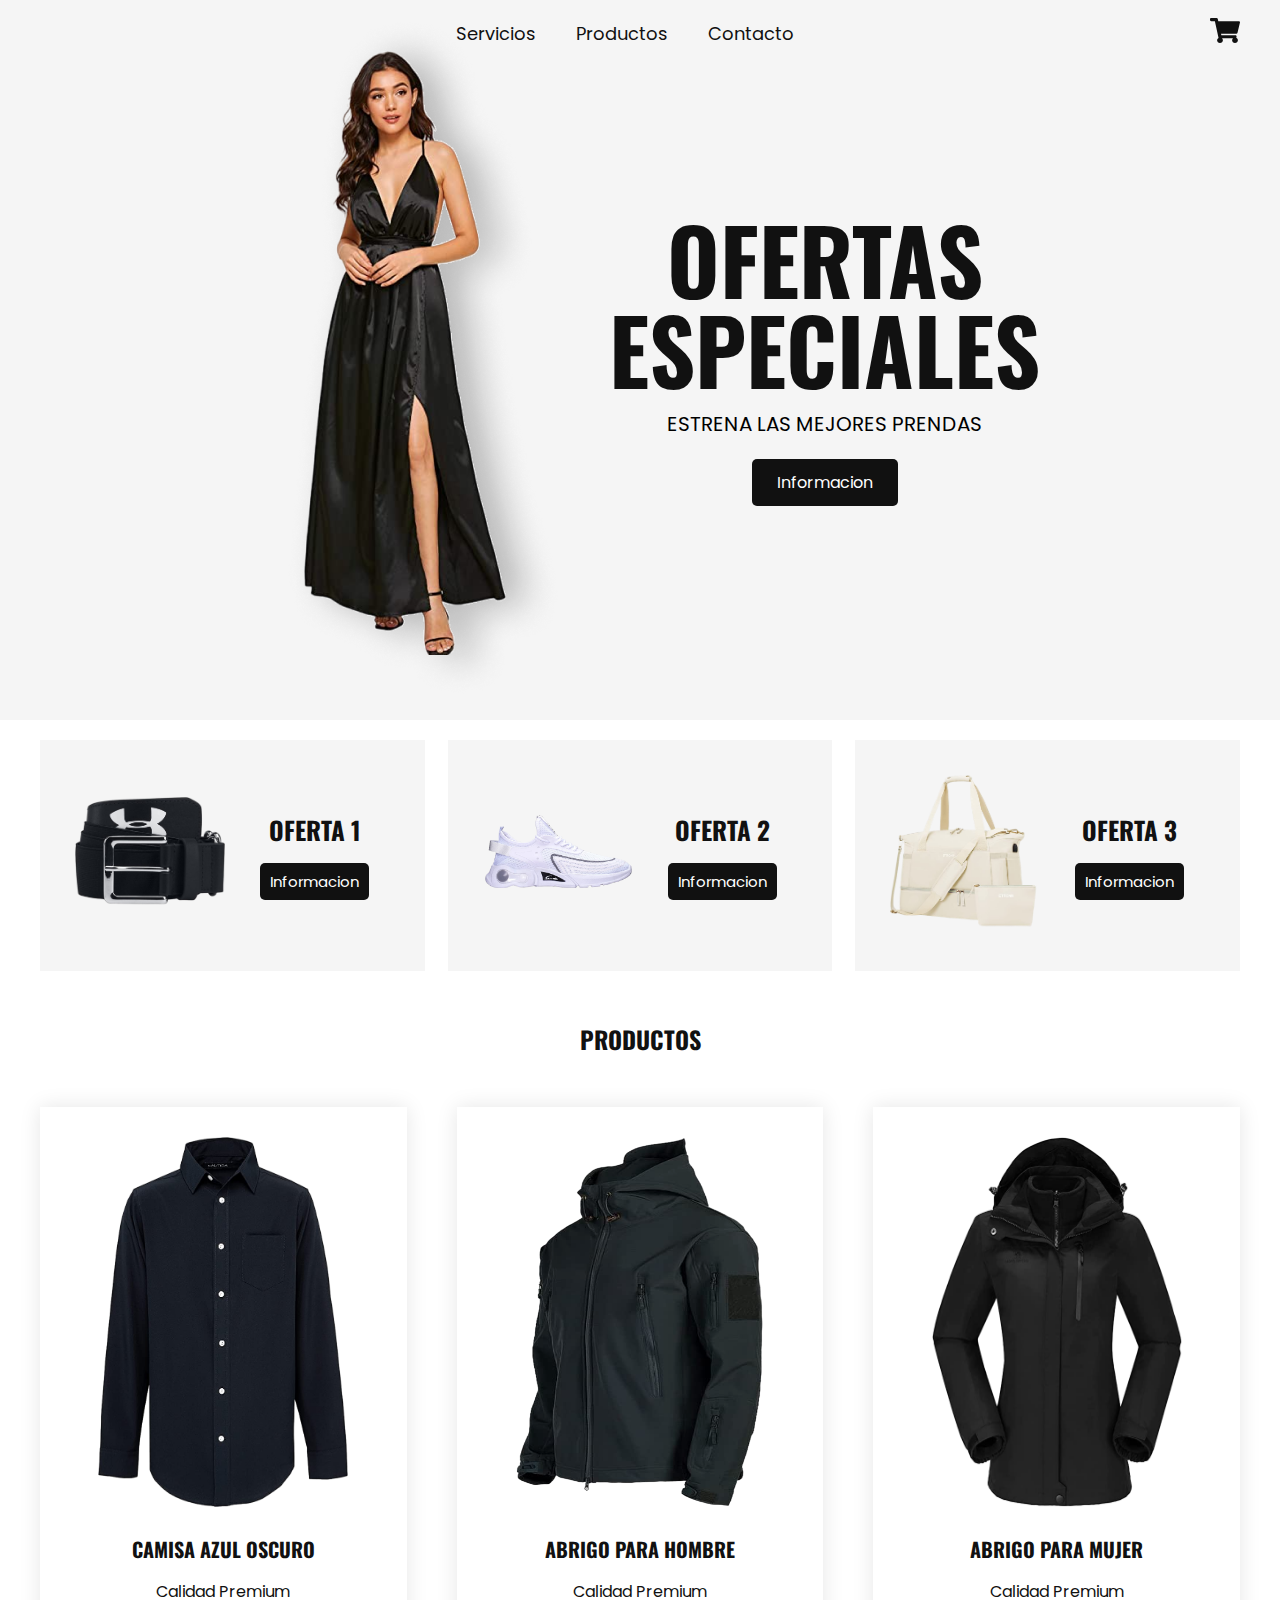
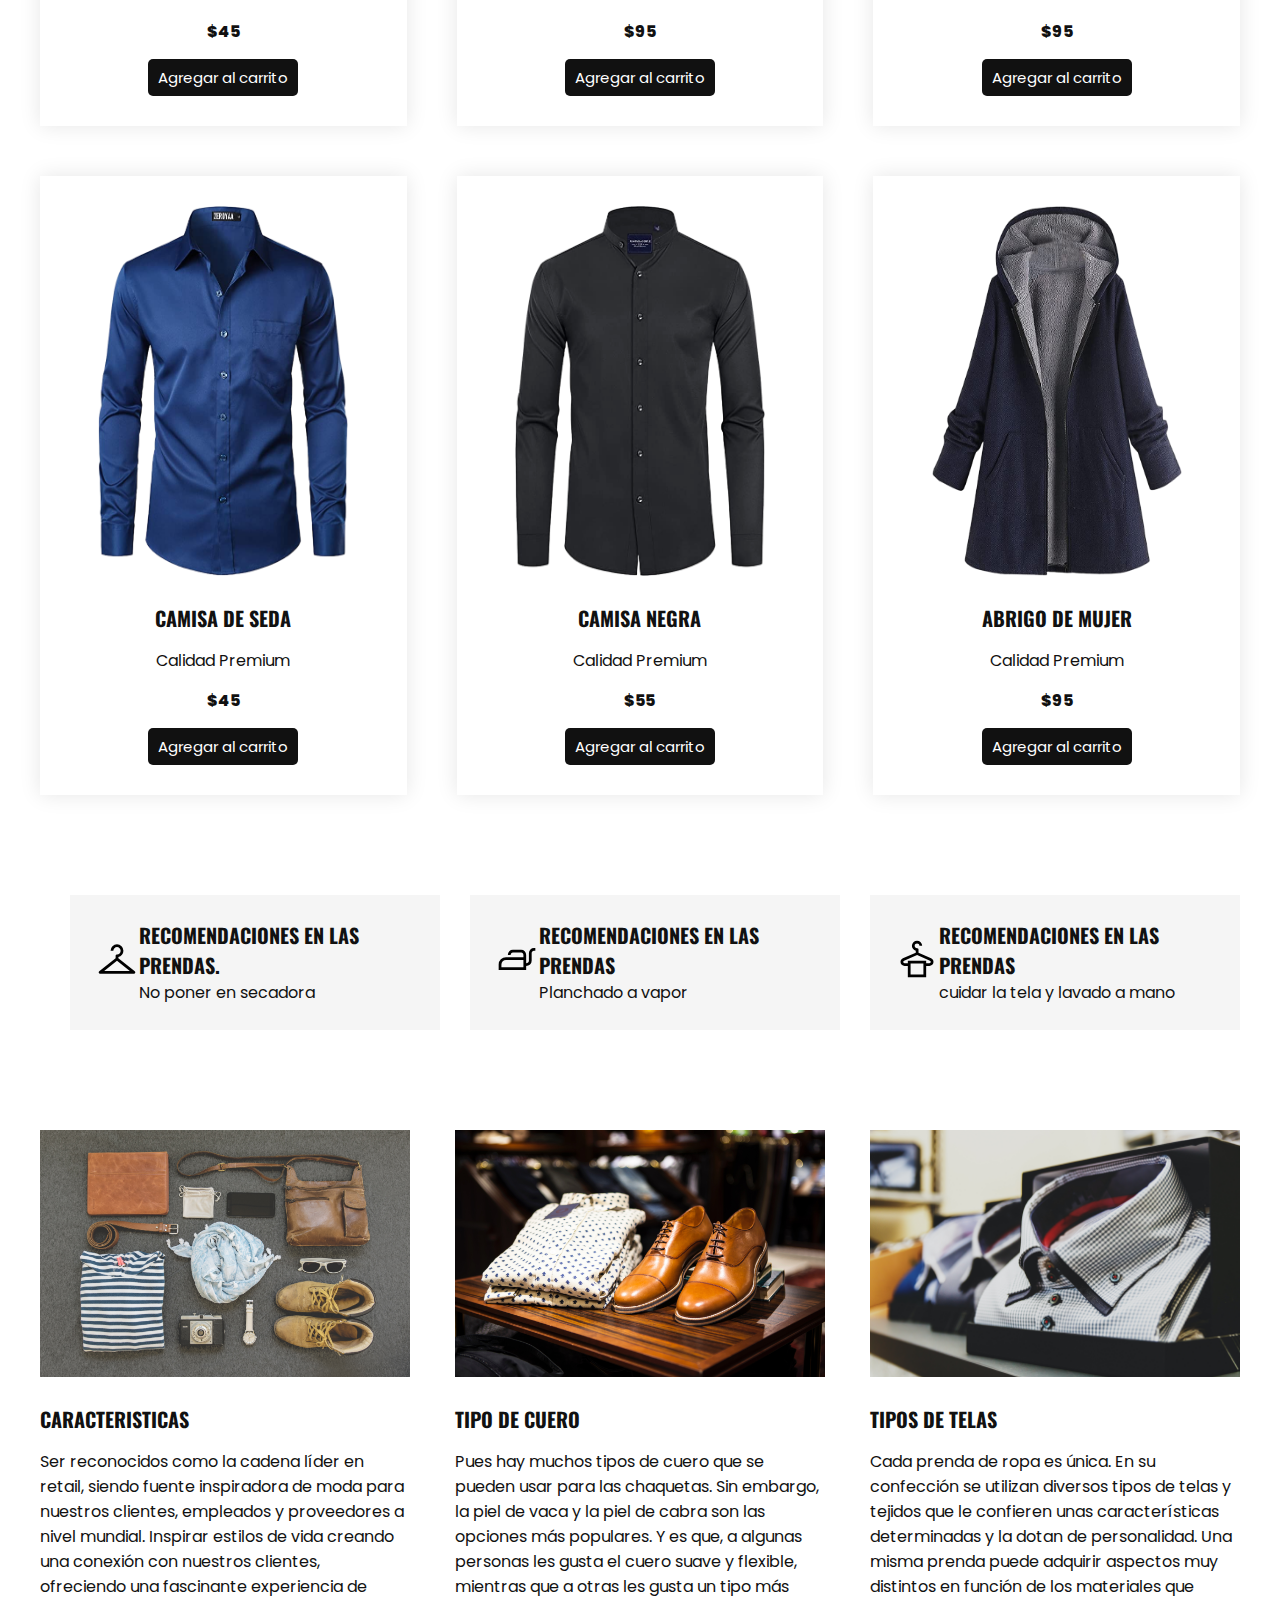
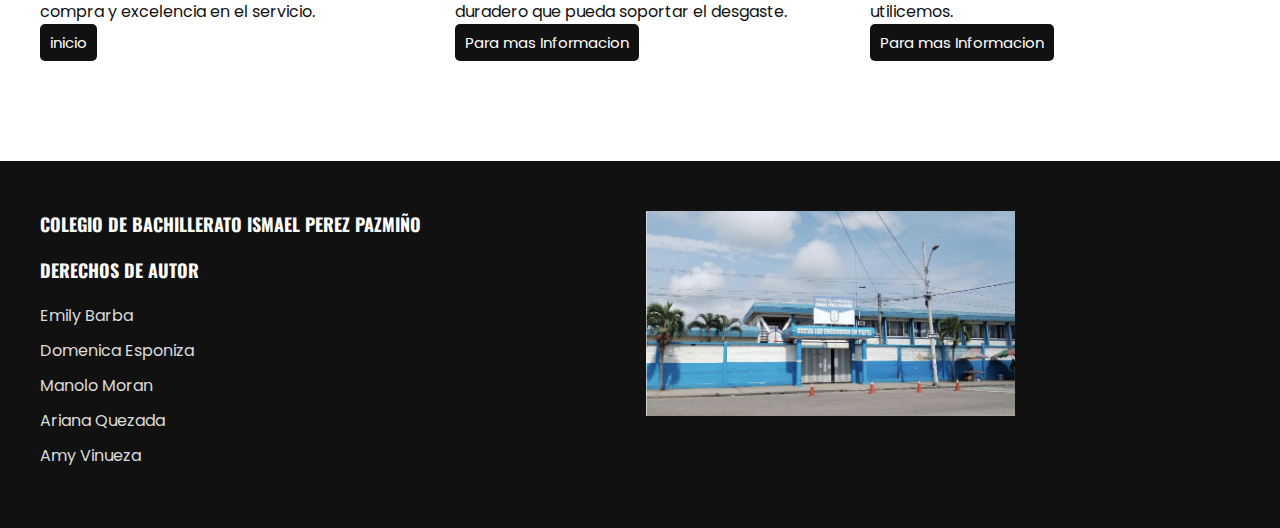
<file: index.html>
<!DOCTYPE html>
<html lang="es">
<head>
    <meta charset="UTF-8">
    <meta http-equiv="X-UA-Compatible" content="IE=edge">
    <meta name="viewport" content="width=device-width, initial-scale=1.0">
    <title>Principal</title>
    <link rel="stylesheet" href="style.css">
</head>
<body>
    <header class="header">
        <div class="menu container">
            <a href="#" class="logo"></a>
            <input type="checkbox" id="menu">
            <label for="menu">
                <img src="menu.png" class="menu-icono" alt="menu">
            </label>
            <nav class="navbar">
                <a name="inicio"></a>
                <ul>
                    <li><a href="#servi">Servicios</a></li>
                    <li><a href="prod.html">Productos</a></li>
                    <li><a href="contact.html">Contacto</a></li>
                </ul>
            </nav>
            <div>
                <ul>
                    <li class="submenu">
                        <img src="car.svg" id="img-carrito" alt="carrito">
                        <div id="carrito">
                            <table id="lista-carrito">
                                <thead>
                                    <tr>
                                        <th>Imagen</th>
                                        <th>Nombre</th>
                                        <th>Precio</th>
                                    </tr>
                                </thead>
                                <tbody></tbody>
                            </table>
                            <a href="#" id="vaciar-carrito" class="btn-2" >Vaciar carrito</a>
                        </div>
                    </li>
                </ul>
            </div>
        </div>

        <div class="header-content container">
            <div class="header-img">
                <img src="right.png" alt="">
            </div>
            <div class="header-txt">
                <h1>Ofertas especiales</h1>
                <p>Estrena las mejores prendas</p>
                <a href="prod.html" class="btn-1">Informacion</a>
            </div>

        </div>

    </header>

    <section class="ofert container">
        <div class="ofert-1">
            <div class="ofert-img">
                <img src="f1.png" alt="">
            </div>
            <div class="ofert-txt">
                <h3>Oferta 1</h3>
                <a href="ofer.html" class="btn-2">Informacion</a>
            </div>
        </div>

        <div class="ofert-1">
            <div class="ofert-img">
                <img src="f2.png" alt="">
            </div>
            <div class="ofert-txt">
                <h3>Oferta 2</h3>
                <a href="ofer.html" class="btn-2">Informacion</a>
            </div>
        </div>

        <div class="ofert-1">
            <div class="ofert-img">
                <img src="f3.png" alt="">
            </div>
            <div class="ofert-txt">
                <h3>Oferta 3</h3>
                <a href="ofer.html" class="btn-2">Informacion</a>
            </div>
        </div>

    </section>

    <main class="products container" id="lista-1">

        <h2>Productos</h2>

        <div class="products-content">

            <div class="product">
                <img src="1.png" alt="">
                <div class="product-txt">
                    <h3>Camisa azul oscuro</h3>
                    <p>Calidad Premium</p>
                    <p class="precio">$45</p>
                    <a href="#" class="agregar-carrito btn-2" data-id="1">Agregar al carrito</a>
                </div>
            </div>

            <div class="product">
                <img src="2.png" alt="">
                <div class="product-txt">
                    <h3>Abrigo para hombre</h3>
                    <p>Calidad Premium</p>
                    <p class="precio">$95</p>
                    <a href="#" class="agregar-carrito btn-2" data-id="2">Agregar al carrito</a>
                </div>
            </div>

            <div class="product">
                <img src="3.png" alt="">
                <div class="product-txt">
                    <h3>Abrigo para mujer</h3>
                    <p>Calidad Premium</p>
                    <p class="precio">$95</p>
                    <a href="#" class="agregar-carrito btn-2" data-id="3">Agregar al carrito</a>
                </div>
            </div>

            <div class="product">
                <img src="4.png" alt="">
                <div class="product-txt">
                    <h3>Camisa de seda</h3>
                    <p>Calidad Premium</p>
                    <p class="precio">$45</p>
                    <a href="#" class="agregar-carrito btn-2" data-id="4">Agregar al carrito</a>
                </div>
            </div>

            <div class="product">
                <img src="5.png" alt="">
                <div class="product-txt">
                    <h3>Camisa negra</h3>
                    <p>Calidad Premium</p>
                    <p class="precio">$55</p>
                    <a href="#" class="agregar-carrito btn-2" data-id="5">Agregar al carrito</a>
                </div>
            </div>

            <div class="product">
                <img src="6.png" alt="">
                <div class="product-txt">
                    <h3>Abrigo de mujer</h3>
                    <p>Calidad Premium</p>
                    <p class="precio">$95</p>
                    <a href="#" class="agregar-carrito btn-2" data-id="6">Agregar al carrito</a>
                </div>
            </div>

        </div>

    </main>

    <section class="icons container">
        <a name="servi"></a>
        <div class="icon-1">
            <div class="icon-img">
                <img src="i1.svg" alt="">
            </div>
            <div class="icon-txt">
                <h3>Recomendaciones en las prendas.</h3>
                <p>
                    No poner en secadora
                </p>
            </div>
        </div>

        <div class="icon-1">
        
            <div class="icon-img">
                <img src="i2.svg" alt="">
            </div>
            <div class="icon-txt">
                <h3>Recomendaciones en las prendas</h3>
                <p>
                    Planchado a vapor
                </p>
            </div>
        </div>

        <div class="icon-1">
            <div class="icon-img">
                <img src="i3.svg" alt="">
            </div>
            <div class="icon-txt">
                <h3>Recomendaciones en las prendas</h3>
                <p>
                    cuidar la tela y lavado a mano
                </p>
            </div>
        </div>
    </section>
    

    <section class="blog container">
        

        <div class="blog-1">
            <img src="b1.jpg" alt="">
            <h3>Caracteristicas</h3>
            <p>
                Ser reconocidos como la cadena líder en retail, siendo fuente inspiradora 
                de moda para nuestros clientes, empleados y proveedores a nivel mundial.
                Inspirar estilos de vida creando una conexión con nuestros clientes, ofreciendo 
                una fascinante experiencia de compra y excelencia en el servicio.
            </p>
            <a href="#inicio" class="btn-2">inicio</a>
        </div>

        <div class="blog-1">
            <img src="b2.jpg" alt="">
            <h3>Tipo de cuero</h3>
            <p>
                Pues hay muchos tipos de cuero que se pueden usar para las chaquetas. 
                Sin embargo, la piel de vaca y la piel de cabra son las opciones más populares. 
                Y es que, a algunas personas les gusta el cuero suave y flexible, mientras que 
                a otras les gusta un tipo más duradero que pueda soportar el desgaste.
            </p>
            <a href="https://www.euroinnova.ec/blog/tipos-de-cuero#:~:text=Pues%20hay%20muchos%20tipos%20de,que%20pueda%20soportar%20el%20desgaste." class="btn-2">Para mas Informacion</a>
        </div>

        <div class="blog-1">
            <img src="b3.jpg" alt="">
            <h3>Tipos de telas</h3>
            <p>
                Cada prenda de ropa es única. En su confección se utilizan diversos 
                tipos de telas y tejidos que le confieren unas características determinadas 
                y la dotan de personalidad. Una misma prenda puede adquirir aspectos 
                muy distintos en función de los materiales que utilicemos.
            </p>
            <a href="https://audaces.com/es/blog/tipos-de-telas-lista-de-la-a-z" class="btn-2">Para mas Informacion</a>
        </div>

    </section>

    <footer class="footer">

        <div class="footer-content container">

            <div class="link">
                <h3>Colegio de Bachillerato ISMAEL PEREZ PAZMIÑO</h3>
                <h3>Derechos de autor</h3>
                <ul>
                    <li><a href="#">Emily Barba</a></li>
                    <li><a href="#">Domenica Esponiza</a></li>
                    <li><a href="#">Manolo Moran</a></li>
                    <li><a href="#">Ariana Quezada</a></li>
                    <li><a href="#">Amy Vinueza</a></li>
                </ul>
            </div>
            
            <div class="blog-1">
                <img src="colegio.jpg" alt="">
            </div>

            <div class="link">
                <h3></h3>
                
                <ul>
                    <li><a href="#"></a></li>
                    <li><a href="#"></a></li>
                    <li><a href="#"></a></li>
                    <li><a href="#"></a></li>
                </ul>
            </div>
    
        </div>

    </footer>

    <script src="scrip.js"></script>
</body>
</html>
</file>
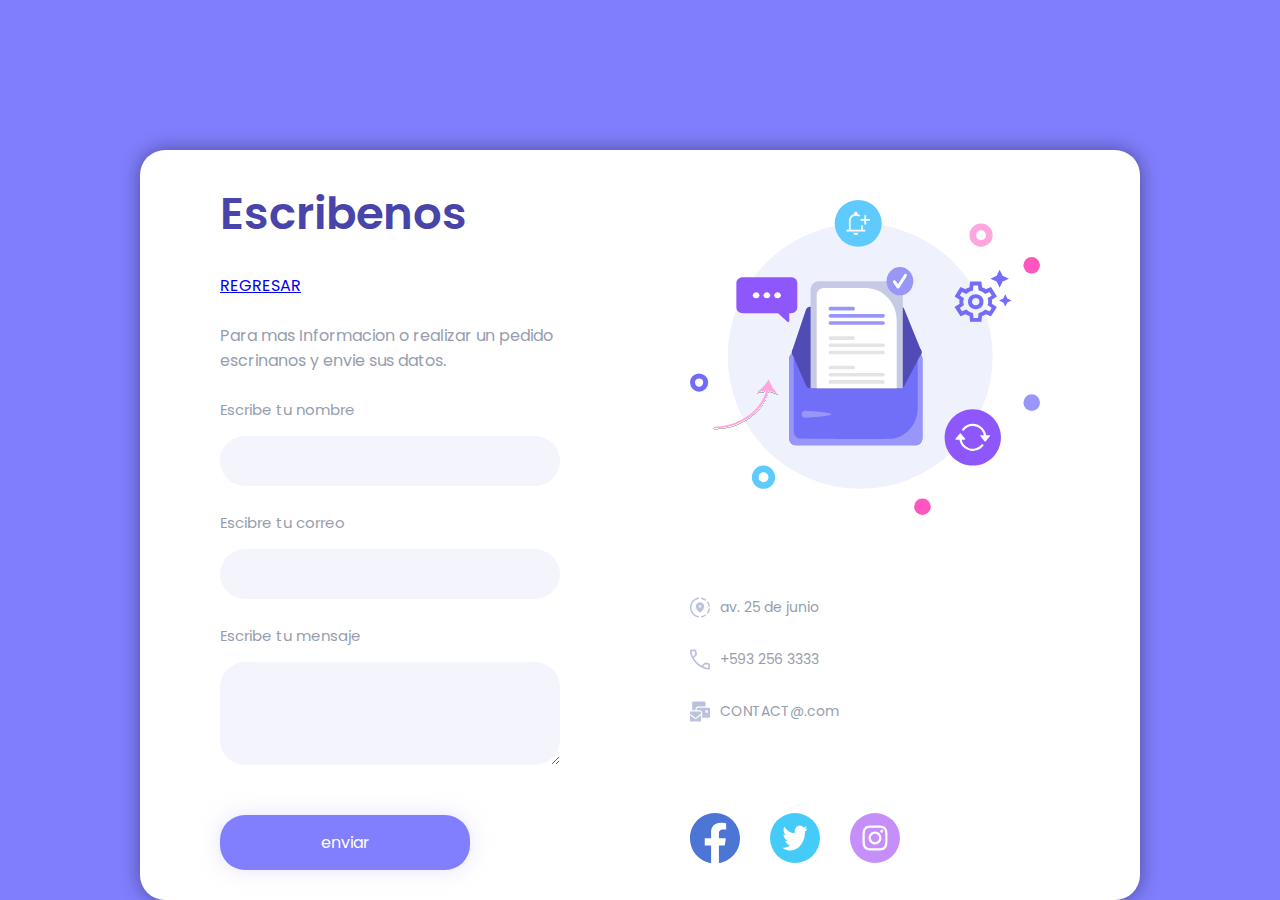
<file: contact.html>
<!DOCTYPE html>
<html lang="en">
<head>
    <meta charset="UTF-8">
    <meta name="viewport" content="width=device-width, initial-scale=1.0">
    <title>Contacto</title>
    <link rel="stylesheet" href="estil.css">
</head>
<body>
    <div class="container">
        <form class="form">
            <h2>Escribenos</h2>
            <p>
                <a href="index.html">REGRESAR</a>
            </p>
            <p>
                Para mas Informacion o realizar un pedido
                escrinanos y envie sus datos.
            </p>
            <label for="nombre">Escribe tu nombre</label>
            <input type="text" id="nombre" class="box">
            <label for="correo">Escibre tu correo</label>
            <input type="email" id="correo" class="box">
            <label for="mensaje">Escribe tu mensaje</label>
            <textarea class="box" id="mensaje" cols="30" rows="10"></textarea>
            <input type="submit" value="enviar" class="submit">
        </form>
        <div class="info">
            <img src="info-1.svg" class="img-1" alt="">
            <div class="location">
                <div class="icons">
                    <img src="gps.svg" alt="">
                    <p>av. 25 de junio</p>
                </div>
                <div class="icons">
                    <img src="number.svg" alt="">
                    <p>+593 256 3333</p>
                </div>
                <div class="icons">
                    <img src="email.svg" alt="">
                    <p>CONTACT@.com</p>
                </div>
            </div>
            <div class="social">
                <img src="fa.svg" alt="">
                <img src="tw.svg" alt="">
                <img src="ins.svg" alt="">
            </div>
        </div>
    </div>
</body>
</html>
</file>
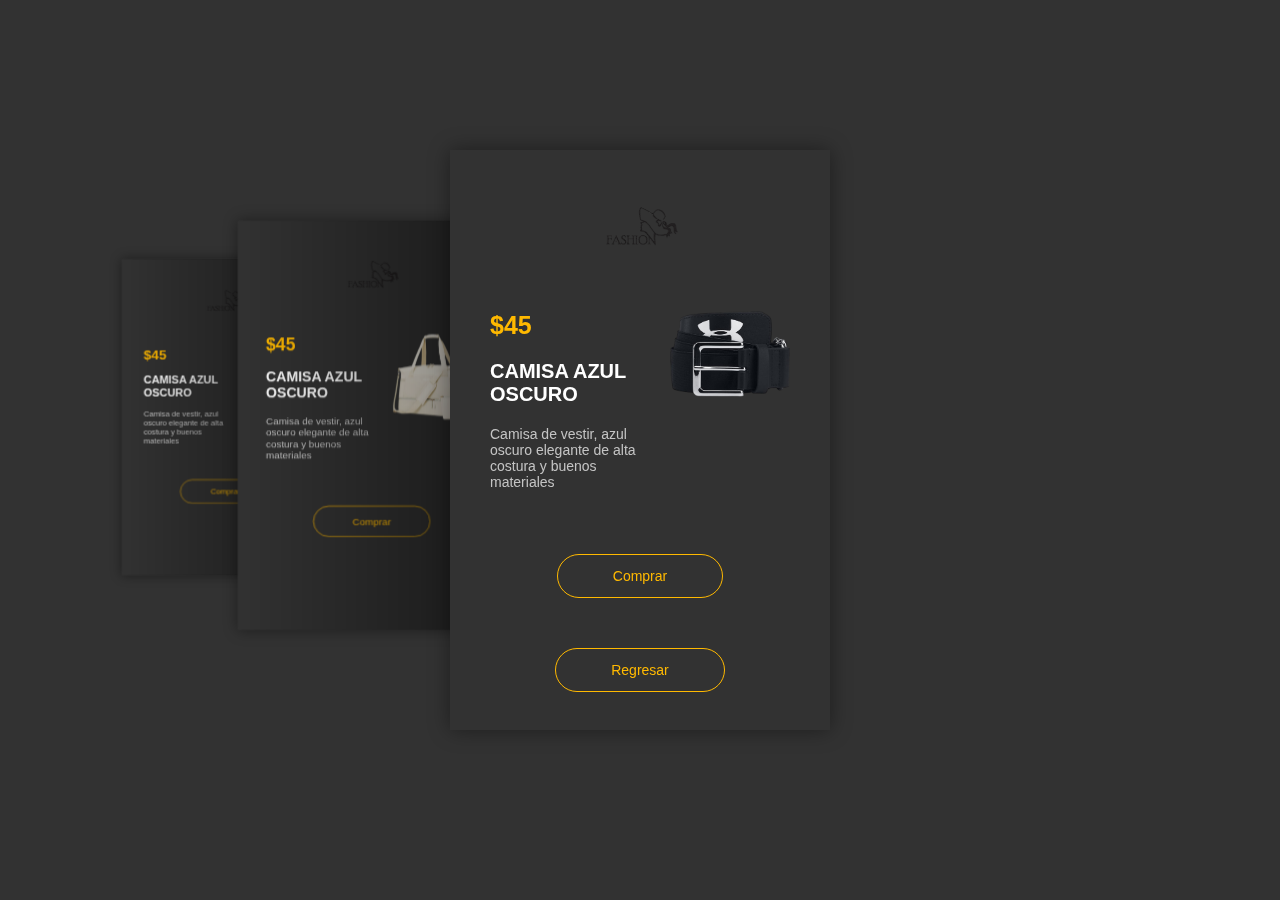
<file: ofer.html>
<!DOCTYPE html>
<html lang="en">
<head>
    <meta charset="UTF-8">
    <meta name="viewport" content="width=device-width, initial-scale=1.0">
    <title>Ofertas</title>
    <link rel="stylesheet" href="https://cdnjs.cloudflare.com/ajax/libs/font-awesome/6.4.0/css/all.min.css" integrity="sha512-iecdLmaskl7CVkqkXNQ/ZH/XLlvWZOJyj7Yy7tcenmpD1ypASozpmT/E0iPtmFIB46ZmdtAc9eNBvH0H/ZpiBw==" crossorigin="anonymous" referrerpolicy="no-referrer" />
    <link
        rel="stylesheet"
        href="https://cdn.jsdelivr.net/npm/swiper@11/swiper-bundle.min.css"
        />
    <link rel="stylesheet" href="of.css">
</head>
<body>

    <div class="swiper mySwiper">

        <div class="swiper-wrapper">

            <div class="swiper-slide">
                <div class="icons">
                    <i class="fa-solid fa-circle-arrow-left"></i>
                    <img src="logot.png" alt="">
                    <i class="fa-regular fa-heart"></i>
                </div>
                <div class="product-content">
                    <div class="product-txt">
                        <span>$45</span>
                        <h3>Camisa azul oscuro</h3>
                        <p>
                            Camisa de vestir, azul oscuro elegante de alta costura y 
                            buenos materiales 
                        </p>
                    </div>
                    <div class="product-img">
                        <img src="fo1.png" alt="">
                    </div>
                </div>
                <a href="" class="btn-1">Comprar</a>
                <a href="index.html" class="btn-1">Regresar</a>
            </div>

            <div class="swiper-slide">
                <div class="icons">
                    <i class="fa-solid fa-circle-arrow-left"></i>
                    <img src="logot.png" alt="">
                    <i class="fa-regular fa-heart"></i>
                </div>
                <div class="product-content">
                    <div class="product-txt">
                        <span>$45</span>
                        <h3>Camisa azul oscuro</h3>
                        <p>
                            Camisa de vestir, azul oscuro elegante de alta costura y 
                            buenos materiales 
                        </p>
                    </div>
                    <div class="product-img">
                        <img src="fo2.png" alt="">
                    </div>
                </div>
                <a href="#" class="btn-1">Comprar</a>
            </div>

            <div class="swiper-slide">
                <div class="icons">
                    <i class="fa-solid fa-circle-arrow-left"></i>
                    <img src="logot.png" alt="">
                    <i class="fa-regular fa-heart"></i>
                </div>
                <div class="product-content">
                    <div class="product-txt">
                        <span>$45</span>
                        <h3>Camisa azul oscuro</h3>
                        <p>
                            Camisa de vestir, azul oscuro elegante de alta costura y 
                            buenos materiales 
                        </p>
                    </div>
                    <div class="product-img">
                        <img src="fo3.png" alt="">
                    </div>
                </div>
                <a href="#" class="btn-1">Comprar</a>
            </div>

            
        </div>

    </div>
    <script src="https://cdn.jsdelivr.net/npm/swiper@11/swiper-bundle.min.js"></script>
    <script>
        var swiper = new Swiper(".mySwiper",{
            effect: "coverflow",
            grabCursor: true,
            centeredSlides: true,
            slidesPerView: "auto",
            loop: true,
            coverflowEffect: {
                depth:500,
                modifer:1,
                slidesShadows:true,
                rotate:0,
                stretch:0
            }
        })

    </script>
</body>
</html>
</file>
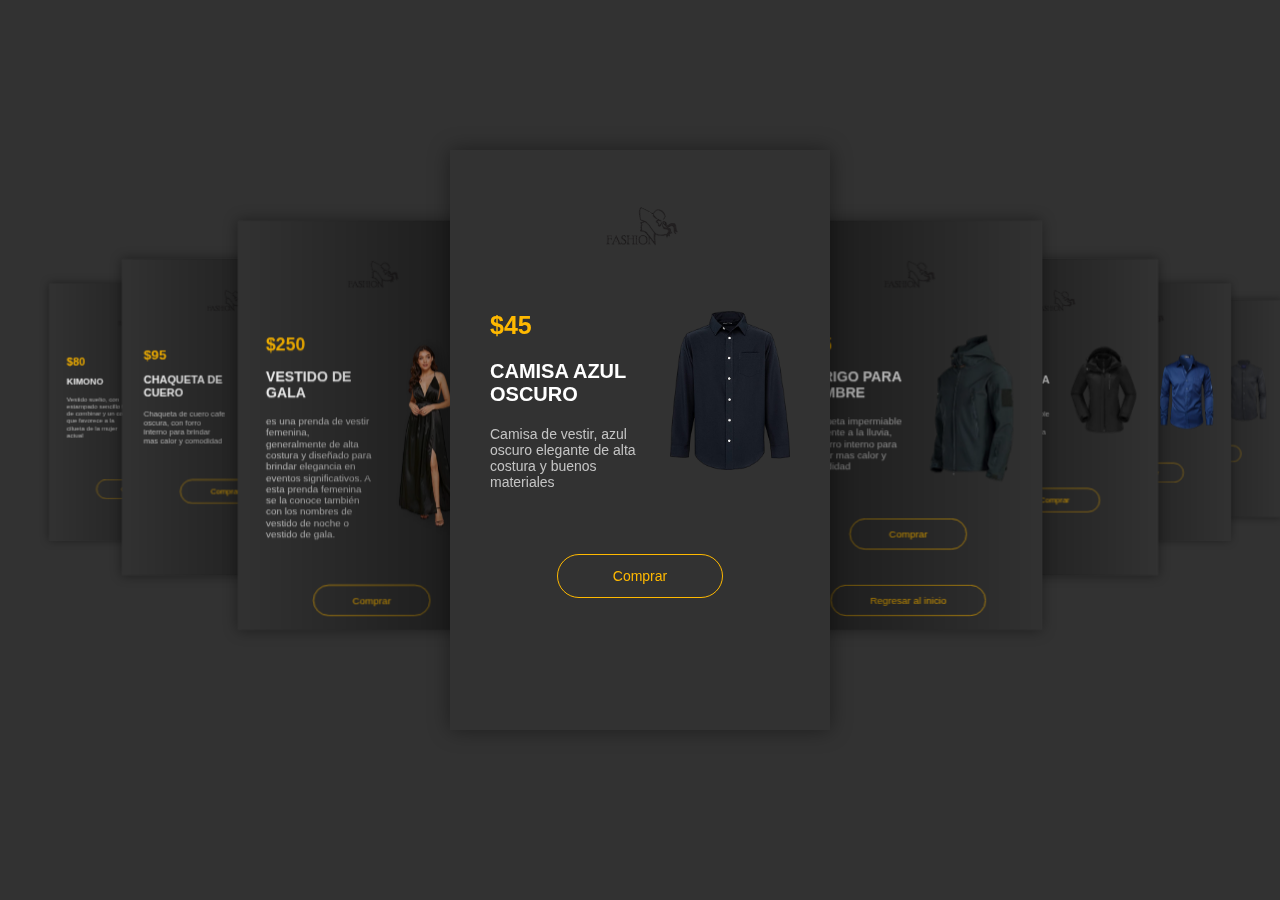
<file: prod.html>
<!DOCTYPE html>
<html lang="en">
<head>
    <meta charset="UTF-8">
    <meta name="viewport" content="width=device-width, initial-scale=1.0">
    <title>Productos</title>
    <link rel="stylesheet" href="https://cdnjs.cloudflare.com/ajax/libs/font-awesome/6.4.0/css/all.min.css" integrity="sha512-iecdLmaskl7CVkqkXNQ/ZH/XLlvWZOJyj7Yy7tcenmpD1ypASozpmT/E0iPtmFIB46ZmdtAc9eNBvH0H/ZpiBw==" crossorigin="anonymous" referrerpolicy="no-referrer" />
    <link
        rel="stylesheet"
        href="https://cdn.jsdelivr.net/npm/swiper@11/swiper-bundle.min.css"
        />
    <link rel="stylesheet" href="roduc.css">
</head>
<body>

    <div class="swiper mySwiper">

        <div class="swiper-wrapper">

            <div class="swiper-slide">
                <div class="icons">
                    <i class="fa-solid fa-circle-arrow-left"></i>
                    <img src="logot.png" alt="">
                    <i class="fa-regular fa-heart"></i>
                </div>
                <div class="product-content">
                    <div class="product-txt">
                        <span>$45</span>
                        <h3>Camisa azul oscuro</h3>
                        <p>
                            Camisa de vestir, azul oscuro elegante de alta costura y 
                            buenos materiales 
                        </p>
                    </div>
                    <div class="product-img">
                        <img src="1.png" alt="">
                    </div>
                </div>
                <a href="#" class="btn-1">Comprar</a>
            </div>

            <div class="swiper-slide">
                <div class="icons">
                    <i class="fa-solid fa-circle-arrow-left"></i>
                    <img src="logot.png" alt="">
                    <i class="fa-regular fa-heart"></i>
                </div>
                <div class="product-content">
                    <div class="product-txt">
                        <span>$95</span>
                        <h3>Abrigo para hombre</h3>
                        <p>
                            Chaqueta impermiable resistente a la lluvia, con forro interno para
                            brindar mas calor y comodidad
                        </p>
                    </div>
                    <div class="product-img">
                        <img src="2.png" alt="">
                    </div>
                </div>
                <a href="#" class="btn-1">Comprar</a>
                <a href="index.html" class="btn-1">Regresar al inicio</a>
            </div>

            <div class="swiper-slide">
                <div class="icons">
                    <i class="fa-solid fa-circle-arrow-left"></i>
                    <img src="logot.png" alt="">
                    <i class="fa-regular fa-heart"></i>
                </div>
                <div class="product-content">
                    <div class="product-txt">
                        <span>$95</span>
                        <h3>Abrigo para mujer</h3>
                        <p>
                            Chaqueta impermiable resistente a la lluvia, con forro interno para
                            brindar mas calor y comodidad
                        </p>
                    </div>
                    <div class="product-img">
                        <img src="3.png" alt="">
                    </div>
                </div>
                <a href="#" class="btn-1">Comprar</a>
            </div>

            <div class="swiper-slide">
                <div class="icons">
                    <i class="fa-solid fa-circle-arrow-left"></i>
                    <img src="logot.png" alt="">
                    <i class="fa-regular fa-heart"></i>
                </div>
                <div class="product-content">
                    <div class="product-txt">
                        <span>$45</span>
                        <h3>Camisa de seda</h3>
                        <p>
                            Camisa de seda, azul marino elegante de alta costura y 
                            buenos materiales
                        </p>
                    </div>
                    <div class="product-img">
                        <img src="4.png" alt="">
                    </div>
                </div>
                <a href="#" class="btn-1">Comprar</a>
            </div>

            <div class="swiper-slide">
                <div class="icons">
                    <i class="fa-solid fa-circle-arrow-left"></i>
                    <img src="logot.png" alt="">
                    <i class="fa-regular fa-heart"></i>
                </div>
                <div class="product-content">
                    <div class="product-txt">
                        <span>$55</span>
                        <h3>Camisa negra</h3>
                        <p>
                            Camisa de vestir, negra elegante de alta costura y 
                            buenos materiales
                        </p>
                    </div>
                    <div class="product-img">
                        <img src="5.png" alt="">
                    </div>
                </div>
                <a href="#" class="btn-1">Comprar</a>
            </div>

            <div class="swiper-slide">
                <div class="icons">
                    <i class="fa-solid fa-circle-arrow-left"></i>
                    <img src="logot.png" alt="">
                    <i class="fa-regular fa-heart"></i>
                </div>
                <div class="product-content">
                    <div class="product-txt">
                        <span>$95</span>
                        <h3>Abrigo de mujer</h3>
                        <p>
                            Chaqueta de invierno, con forro interno para
                            brindar mas calor y comodidad
                        </p>
                    </div>
                    <div class="product-img">
                        <img src="6.png" alt="">
                    </div>
                </div>
                <a href="#" class="btn-1">Comprar</a>
            </div>

            <div class="swiper-slide">
                <div class="icons">
                    <i class="fa-solid fa-circle-arrow-left"></i>
                    <img src="logot.png" alt="">
                    <i class="fa-regular fa-heart"></i>
                </div>
                <div class="product-content">
                    <div class="product-txt">
                        <span>$80</span>
                        <h3>kimono</h3>
                        <p>
                            Vestido suelto, con estampado sencillo facil de combinar y un corte 
                            que favorece a la cilueta de la mujer actual

                        </p>
                    </div>
                    <div class="product-img">
                        <img src="7.png" alt="">
                    </div>
                </div>
                <a href="#" class="btn-1">Comprar</a>
            </div>

            <div class="swiper-slide">
                <div class="icons">
                    <i class="fa-solid fa-circle-arrow-left"></i>
                    <img src="logot.png" alt="">
                    <i class="fa-regular fa-heart"></i>
                </div>
                <div class="product-content">
                    <div class="product-txt">
                        <span>$95</span>
                        <h3>Chaqueta de cuero</h3>
                        <p>
                            Chaqueta de cuero cafe oscura, con forro interno para
                            brindar mas calor y comodidad
                        </p>
                    </div>
                    <div class="product-img">
                        <img src="8.png" alt="">
                    </div>
                </div>
                <a href="#" class="btn-1">Comprar</a>
            </div>

            <div class="swiper-slide">
                <div class="icons">
                    <i class="fa-solid fa-circle-arrow-left"></i>
                    <img src="logot.png" alt="">
                    <i class="fa-regular fa-heart"></i>
                </div>
                <div class="product-content">
                    <div class="product-txt">
                        <span>$250</span>
                        <h3>Vestido de Gala</h3>
                        <p>
                            es una prenda de vestir femenina, generalmente de alta costura y diseñado 
                            para brindar elegancia en eventos significativos. A esta prenda femenina 
                            se la conoce también con los nombres de vestido de noche o vestido de gala.
                        </p>
                    </div>
                    <div class="product-img">
                        <img src="9.png" alt="">
                    </div>
                </div>
                <a href="#" class="btn-1">Comprar</a>
                
            </div>

        </div>

    </div>
    <script src="https://cdn.jsdelivr.net/npm/swiper@11/swiper-bundle.min.js"></script>
    <script>
        var swiper = new Swiper(".mySwiper",{
            effect: "coverflow",
            grabCursor: true,
            centeredSlides: true,
            slidesPerView: "auto",
            loop: true,
            coverflowEffect: {
                depth:500,
                modifer:1,
                slidesShadows:true,
                rotate:0,
                stretch:0
            }
        })

    </script>
</body>
</html>
</file>
<file: style.css>
@import url('https://fonts.googleapis.com/css2?family=Oswald:wght@400;500;600;700&family=Poppins:wght@400;500;600;700;800&display=swap');

/*
font-family: 'Oswald', sans-serif;
font-family: 'Poppins', sans-serif;
*/

* {
    margin: 0;
    padding: 0;
    box-sizing: border-box;
    text-decoration: none;
    list-style: none;
}

body {
    font-family: 'Poppins', sans-serif;
}

img {
    max-width: 100%;
}

.container {
    max-width: 1200px;
    margin: 0 auto;
}

.header {
    display: flex;
    align-items: center;
    min-height: 80vh;
    background-color: #f5f5f5;
    padding: 70 0;
}

.menu {
    position: absolute;
    top: 0;
    left: 0;
    right: 0;
    display: flex;
    align-items: center;
    justify-content: space-between;
}

.logo {
    font-size: 25px;
    color: #111111;
    text-transform: uppercase;
    font-weight: 800;
}

.menu .navbar ul li {
    position: relative;
    float: left;
}

.menu .navbar ul li a {
    font-size: 18px;
    padding: 20px;
    color: #111111;
    display: block;
}

#menu {
    display: none;
}

.menu-icono {
    width: 25px;
}
.menu label {
    cursor: pointer;
    display: none;
}

.submenu {
    position: relative;
}

.submenu #carrito {
    display: none;
}

.submenu:hover #carrito {
    display: block;
    position: absolute;
    right: 0;
    backdrop-filter: blur(10px);
    top: 100%;
    z-index: 1;
    background-color: #4E4B5076;
    padding: 20px;
    min-width: 400px;
}

table {
    width: 100%;
}

th, td {
    color: #FFFFFF;
}

.borrar {
    background-color: #111111;
    border-radius: 50%;
    padding: 5px 10px;
    text-decoration: none;
    color: #FFFFFF;
    font-weight: 800;
    cursor: pointer;
}

.header-content {
    display: flex;
    justify-content: space-between;
    align-items: center;
    flex: 1;
    padding: 0 200px;
}

.header-img {
    flex-basis: 50%;
    text-align: center;
}

.header-txt {
    flex-basis: 50%;
    text-align: center;
}

.header-txt h1 {
    font-size: 90px;
    text-transform: uppercase;
    line-height: 1;
    color: #111111;
    font-family: 'Oswald', sans-serif;
    margin-bottom: 15px;
}

.header-txt p {
    font-size: 20px;
    text-transform: uppercase;
    margin-bottom: 20px;
}

.btn-1 {
    display: inline-block;
    padding: 11px 25px;
    background-color: #111111;
    color: #FFFFFF;
    border-radius: 5px;
}

.ofert {
    padding: 20px 0 0 0;
    display: flex;
    justify-content: space-between;
}

.ofert-1 {
    display: flex;
    align-items: center;
    flex-basis: calc(33.33% - 15px);
    background-color: #f5f5f5f5;
    padding: 35px;
}

.ofert-img {
    flex-basis: 50%;
    margin-right: 15px;
}

.ofert-img img {
    width: 150px;
}

.ofert-txt {
    flex-basis: 50%;
    text-align: center;
}

.ofert-txt h3 {
    color: #111111;
    font-family: 'Oswald', sans-serif;
    font-size: 25px;
    text-transform: uppercase;
    margin-bottom: 15px;
}

.btn-2 {
    display: inline-block;
    padding: 7px 10px;
    background-color: #111111;
    color: #FFFFFF; 
    border-radius: 5px;
    font-size: 15px;
}

.products {
    padding: 50px 0;
    text-align: center;
}

.products h2 {
     color: #111111;
     font-family: 'Oswald', sans-serif;
     font-size: 50p0x;
     text-transform: uppercase;
     margin-bottom: 50px;
}

.products-content {
    display: grid;
    grid-template-columns: repeat(3,1fr);
    gap :50px
}

.product {
    text-align: center;
    padding: 30px;
    box-shadow: 0 0 20px rgba(0, 0, 0, 0.1);
}

.product img {
    width: 250px;
    height: 370px;
    margin-bottom: 20px;
}

.product h3 {
    font-size: 20px;
    color: #111111;
    font-family: 'Oswald', sans-serif;
    text-transform: uppercase;
    margin-bottom: 15px;
}

.product p, .precio {
    font-size: 16px;
    color: #111111;
    margin-bottom: 15px;
}

.precio {
    font-weight: 800;
}

.icons {
    padding: 50px 0 100px 0;
    display: flex;
    justify-content: space-between;
}

.icon-1 {
    flex-basis: calc(33.3% - 30px);
    display: flex;
    align-items: center;
    justify-content: space-between;
    padding: 25px;
    background-color: #f5f5f5 ;
}

.icon-txt h3 {
    font-size: 20px;
    color: #111111;
    font-family: 'Oswald', sans-serif;
    text-transform: uppercase;
}

.icon-txt p {
    font-size: 16px;
    color: #111111;
}

.blog {
    display: flex;
    justify-content: space-between;
    padding-bottom: 100px;
}

.blog-1 {
    flex-basis: calc(33.3% - 30px);
}

.blog-1 img {
    margin-bottom: 20px;
}

.blog-1 h3 {
    font-size: 20px;
    color: #111111;
    font-family: 'Oswald', sans-serif;
    text-transform: uppercase;
    margin-bottom:  15px;
}

.blog-1 p {
    font-size: 16px;
    color: #111111;
}

.footer {
    padding: 50px 0;
    background-color: #111111;
}

.footer-content {
    display: flex;
    justify-content: space-between;
}

.link h3 {
    font-size: 18px;
    color: #FFFFFF;
    font-family: 'Oswald', sans-serif;
    text-transform: uppercase;
    margin-bottom: 20px;
}

.link a {
    font-size: 16px;
    color: #DCDCDC;
    display: block;
    margin-bottom: 10px;
}

@media (max-widht:991px) {

    .menu {
        padding: 20px;
    }

    .menu label {
        display: initial;
    }

    .menu .navbar {
        position: absolute;
        top: 100%;
        left: 0;
        right: 0;
        background-color: #181818;
        display: none;
    }

    .menu .navbar ul li {
        width: 100%;
    }

    .menu .navbar ul li a {
        color: #FFFFFF;
    }

    #menu:checked ~ .navbar {
        display: initial;
    }

    .logo {
        display: none;
    }

    .submenu:hover #carrito {
        min-width: 100%;
    }

    .header {
        min-height: 0vh;
    }

    .header-content {
        padding: 50px 0;
        flex-direction: column;
    }

    .header-img {
        display: none;
    }

    .header-txt {
        flex-basis: 100%;
        text-align: center;
    }

    .header-txt h1 {
        font-size: 70px;
    }

    .ofert {
        padding: 30px 30px 0 30px;
        flex-direction: column;
    }

    .ofert-1 {
        margin-bottom: 30px;
    }

    .products {
        padding: 0 30px 30px 30px;
    }

    .products h2 {
        margin-bottom: 30px;
    }

    .products-content {
        grid-template-columns: repeat(1, 1fr);
        gap: 30px;
    }

    .product img {
        width: 200px;
        height: 280px;
   }

   .icons {
    padding: 30px;
    flex-direction: column;
   }

   .icon-1 {
    margin-bottom: 30px;
   }

   .blog {
    padding: 0 30px 30px 30px;
    flex-direction: column;
   }

   .blog-1 {
    margin-bottom: 30px;
   }

   .footer {
    padding: 30px;
   }

   .footer-content {
    flex-direction: column;
    text-align: center;
   }

   
}
</file>
<file: estil.css>
@import url('https://fonts.googleapis.com/css2?family=Poppins:wght@400;500;600&display=swap');


* {
    margin: 0;
    padding: 0;
    box-sizing: border-box;
    font-family: 'Poppins', sans-serif;
}

body {
    background-color: #807efd;
}

.container {
    display: flex;
    background-color: #fff;
    height: 750px;
    width: 1000px;
    box-shadow: 0 0 20px rgb(0, 0, 0, 0.4);
    margin: auto;
    margin-top: 150px;
    border-radius: 25px;
}

.form {
    padding: 30px 80px;
    width: 50%;
    display: flex;
    flex-direction: column;
}

.form h2 {
    font-size: 45px;
    color: #4844a9;
    font-weight: 600;
    margin-bottom: 25px;
}

.form p {
     font-size: 16px;
     color: #969eae;
     margin-bottom: 25px;
}

label {
    font-size: 15px;
    color: #969eae;
    margin-bottom: 15px;
}

.box {
    border: 0;
    background-color: #f4f4fd;
    padding: 15px;
    border-radius: 25px;
    margin-bottom: 25px;
    outline: none;
}

.submit  {
    background-color: #817ffe;
    border: 0;
    padding: 15px;
    color: #fff;
    font-size: 16px;
    border-radius: 25px;
    width: 250px;
    margin-top: 25px;
    box-shadow: 0 0 20px rgba(201, 199, 253 , 0.5);
}

.info {
    padding: 50px;
}

.img-1 {
    width: 350px;
    margin-bottom: 75px;
}

.location {
    display: flex;
    flex-direction: column;
    margin-bottom: 60px;
}

.icons {
    display: flex;
    margin-bottom: 31px;
}

.icons img {
    width: 20px;
    margin-right: 10px;
}

.icons p {
    font-size: 14px;
    color: #969eae;
}

.social {
    display: flex;
}

.social img {
    width: 50px;
    margin-right: 30px;
}

@media (max-width:990px) {

    .container {
        width: 350px;
        height: 800px;
        margin-top: 50px;
    }

    .info {
        display: none;
    }

    .form {
        width: 100%;
        padding: 30px;
    }


}
</file>
<file: of.css>
html,
body {
    position: relative;
    height: 100%;
}

body {
    background-color: #323232;
    font-family: Helvetica Neue, Helvetica;
    font-size: 14px;
    color: #000;
    margin: 0;
    padding: 0;
}

.swiper {
    width: 100%;
    padding: 150px 0 50px 0;
}

.swiper-slide {
    width: 300px;
    height: 500px;
    background-color: #323232;
    box-shadow:  0 0 20px rgba(0, 0, 0, 0.4);
    padding: 40px;
    text-align: center;
}

.icons {
    display: flex;
    justify-content: space-between;
    align-items: center;
    margin-bottom: 40px;
}

.icons i {
    font-size: 20px;
    color: #ffb900;
}

.icons img {
    width: 120px;
}

.product-content {
    display: flex;
    justify-content: space-between;
}

.product-txt {
    flex-basis: 50%;
    text-align: left;
}

.product-txt span {
    font-size: 25px;
    color: #ffb900;
    font-weight: bold;
}

.product-txt h3 {
    font-size: 20px;
    color: #FFFFFF;
    text-transform: uppercase;
}

.product-txt p {
    font-size: 14px;
    color: #C4C4C4;
}

.product-img {
    flex-basis: 50%;
    text-align: right;
}

.product-img img {
    width: 120px;
}

.btn-1 {
    display: inline-block;
    padding: 13px 55px;
    border: 1px solid #ffb900;
    border-radius: 25px;
    color: #ffb900;
    text-decoration: none;
    margin-top: 50px;
}
</file>
<file: roduc.css>
html,
body {
    position: relative;
    height: 100%;
}

body {
    background-color: #323232;
    font-family: Helvetica Neue, Helvetica;
    font-size: 14px;
    color: #000;
    margin: 0;
    padding: 0;
}

.swiper {
    width: 100%;
    padding: 150px 0 50px 0;
}

.swiper-slide {
    width: 300px;
    height: 500px;
    background-color: #323232;
    box-shadow:  0 0 20px rgba(0, 0, 0, 0.4);
    padding: 40px;
    text-align: center;
}

.icons {
    display: flex;
    justify-content: space-between;
    align-items: center;
    margin-bottom: 40px;
}

.icons i {
    font-size: 20px;
    color: #ffb900;
}

.icons img {
    width: 120px;
}

.product-content {
    display: flex;
    justify-content: space-between;
}

.product-txt {
    flex-basis: 50%;
    text-align: left;
}

.product-txt span {
    font-size: 25px;
    color: #ffb900;
    font-weight: bold;
}

.product-txt h3 {
    font-size: 20px;
    color: #FFFFFF;
    text-transform: uppercase;
}

.product-txt p {
    font-size: 14px;
    color: #C4C4C4;
}

.product-img {
    flex-basis: 50%;
    text-align: right;
}

.product-img img {
    width: 120px;
}

.btn-1 {
    display: inline-block;
    padding: 13px 55px;
    border: 1px solid #ffb900;
    border-radius: 25px;
    color: #ffb900;
    text-decoration: none;
    margin-top: 50px;
}
</file>
